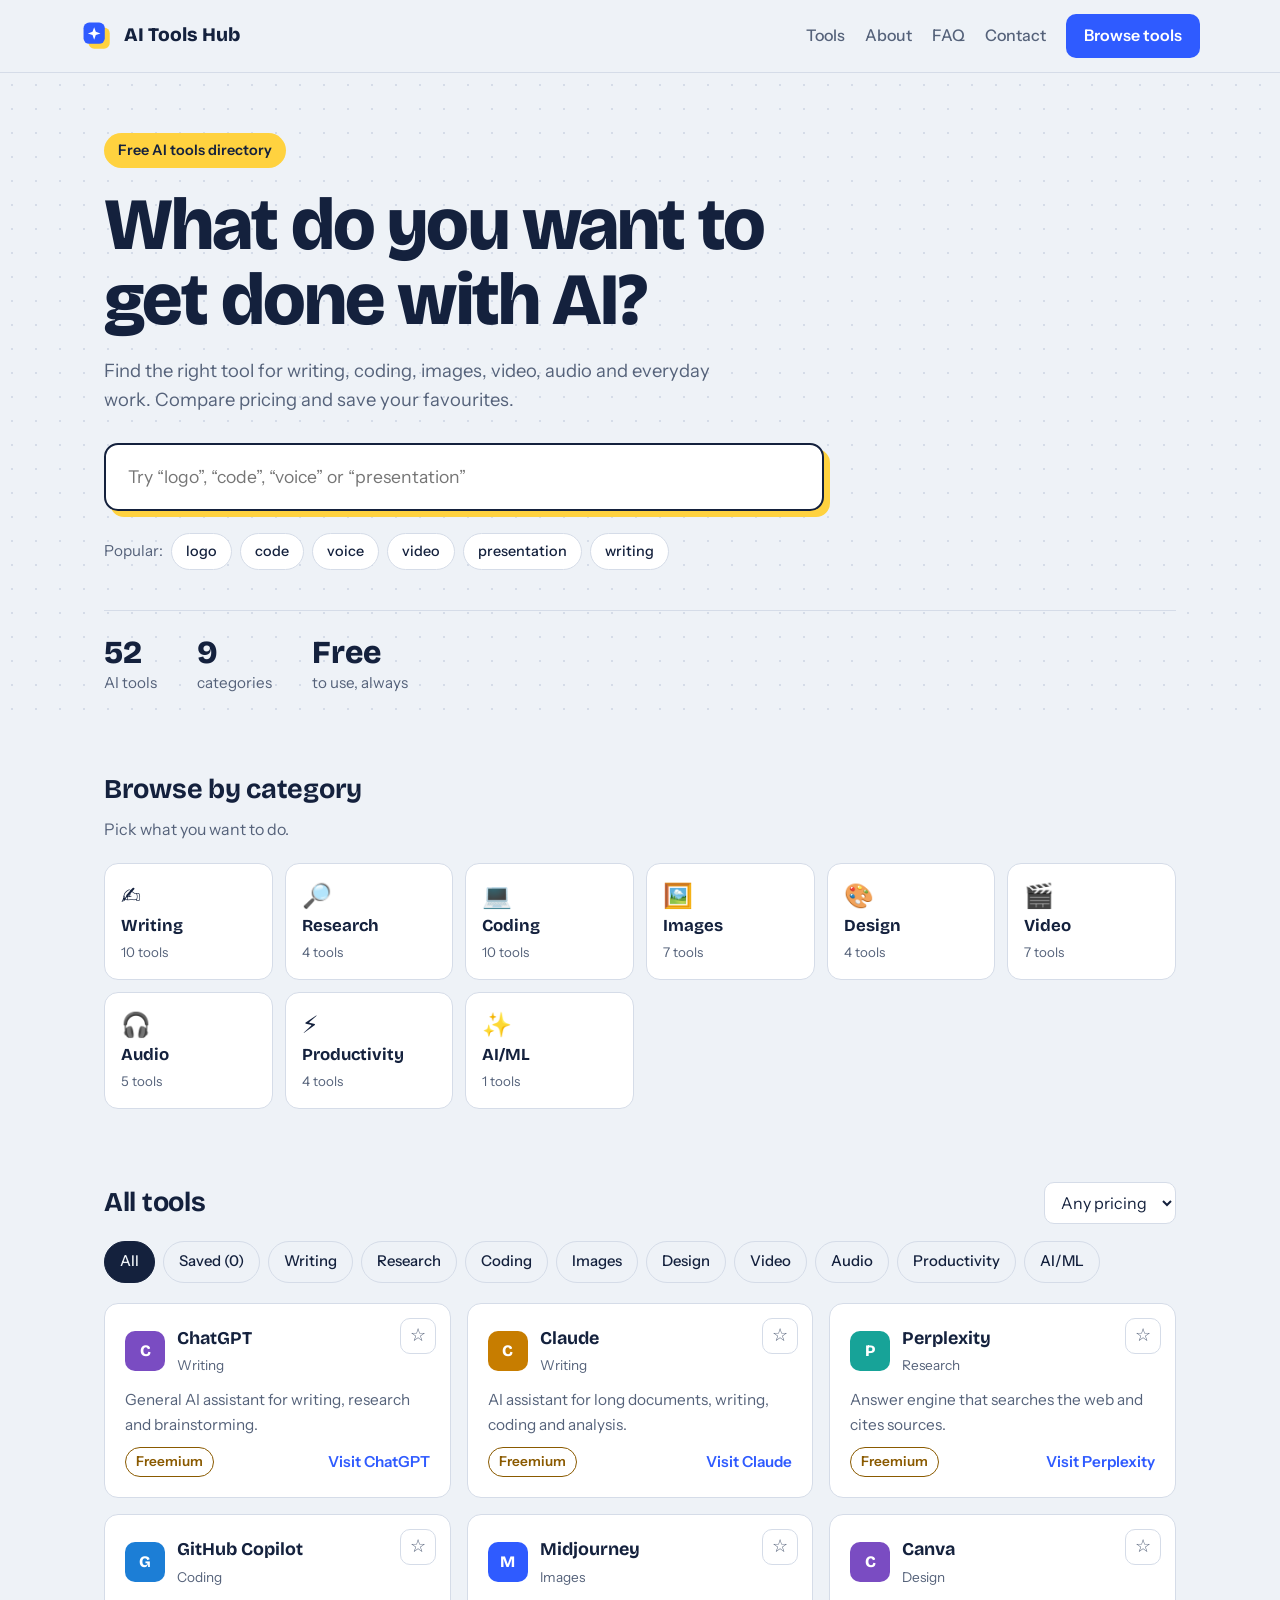
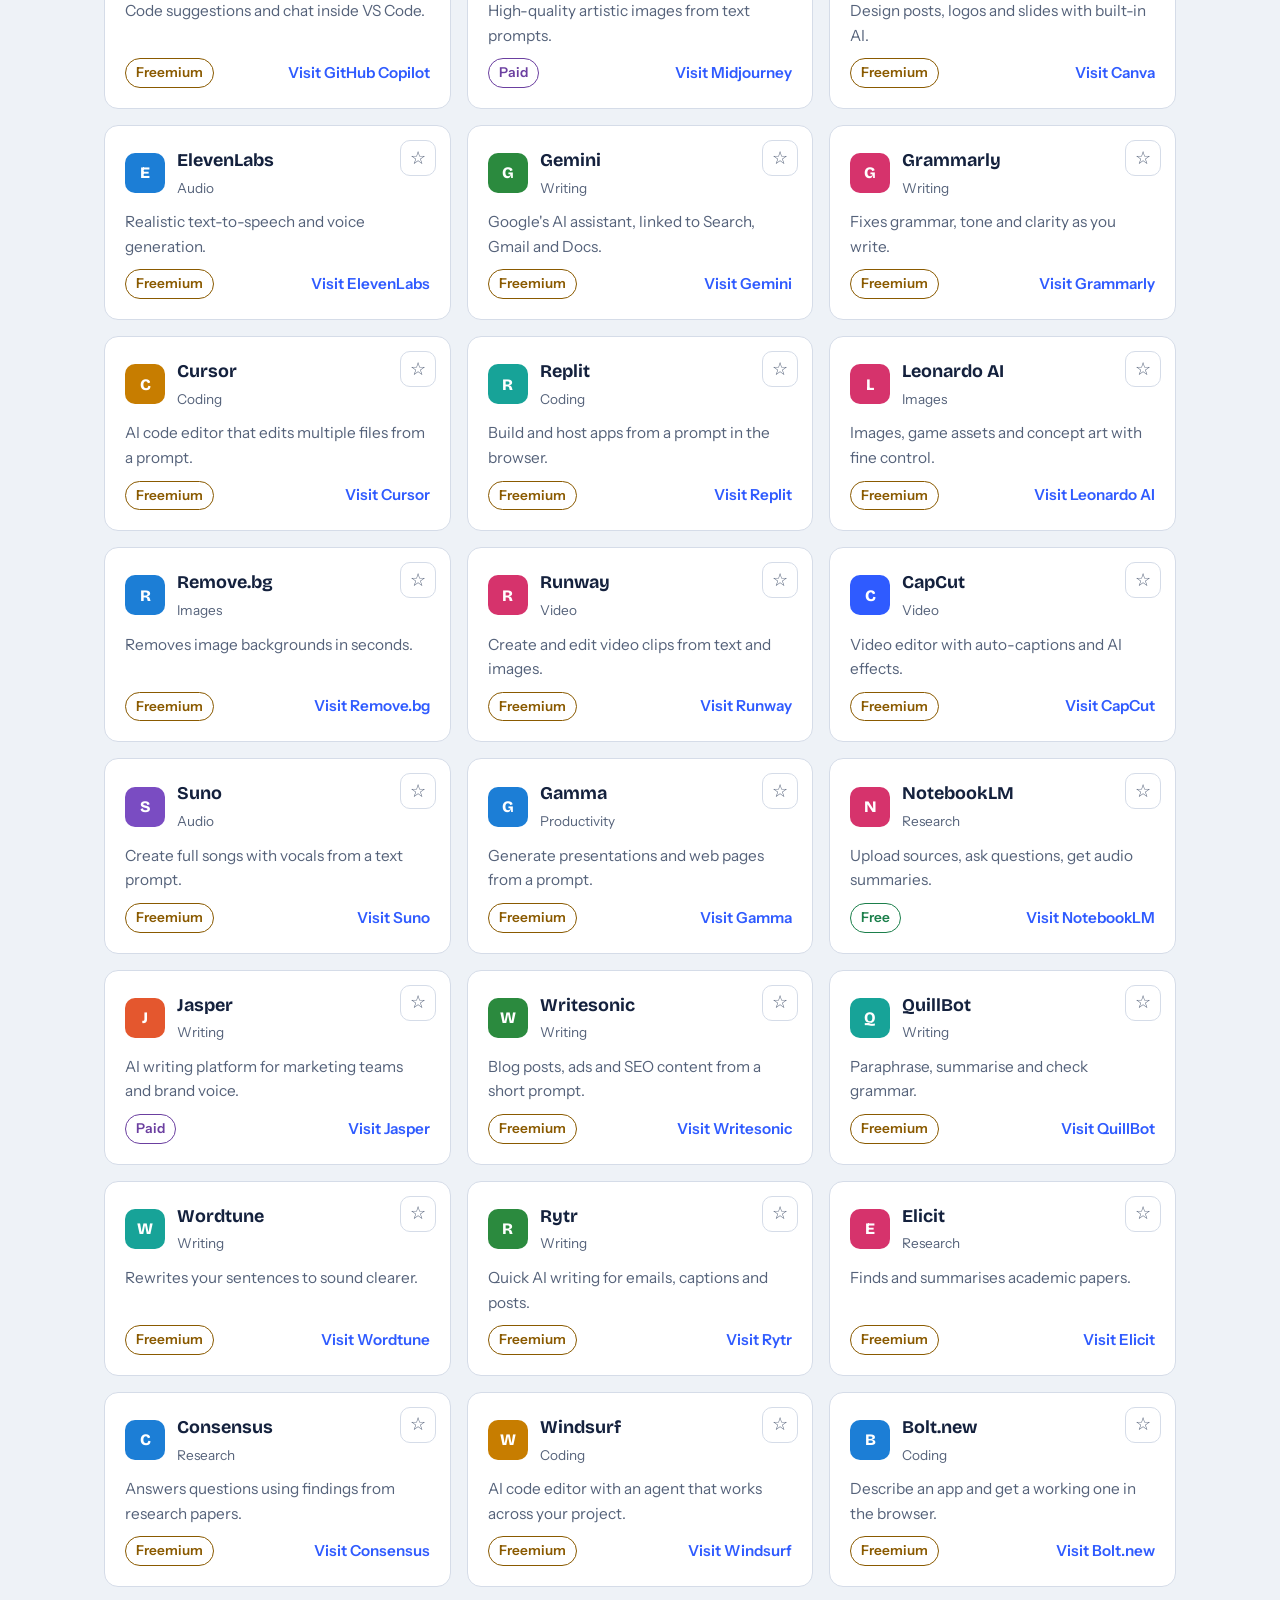
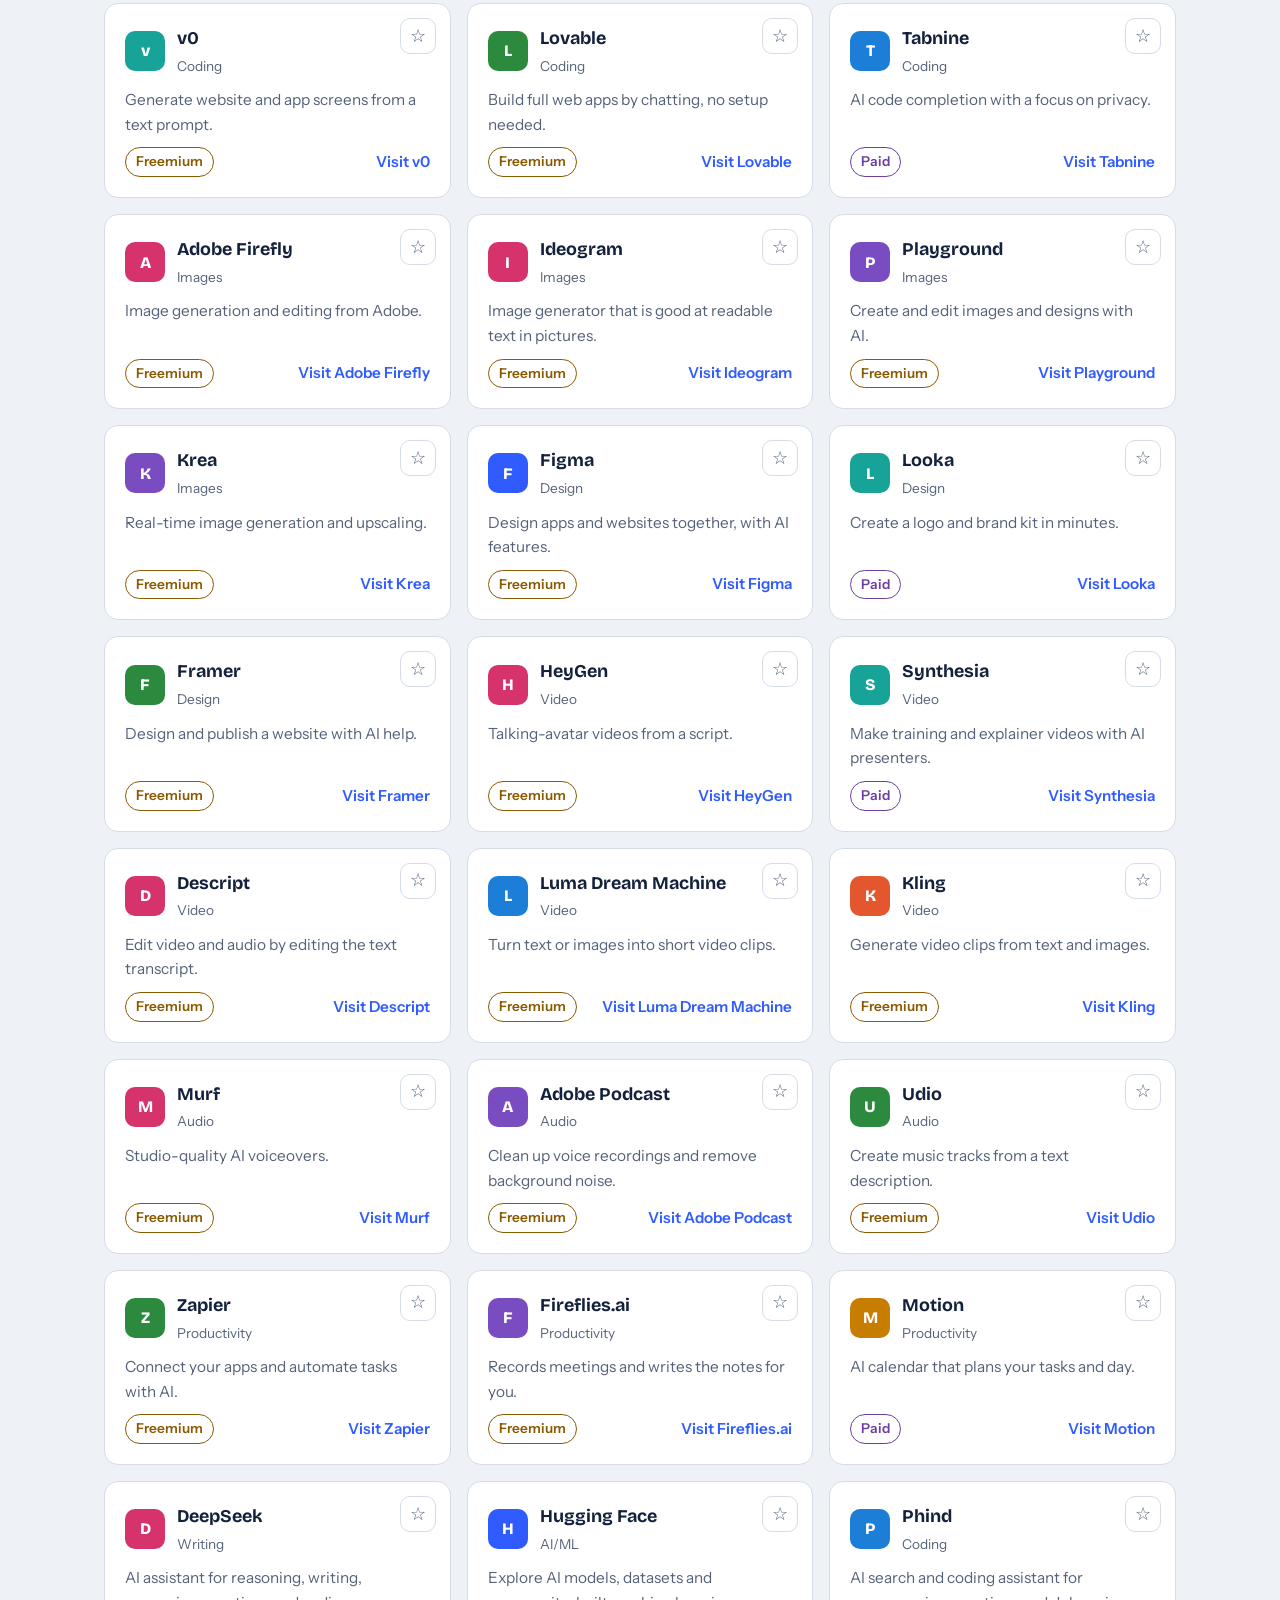
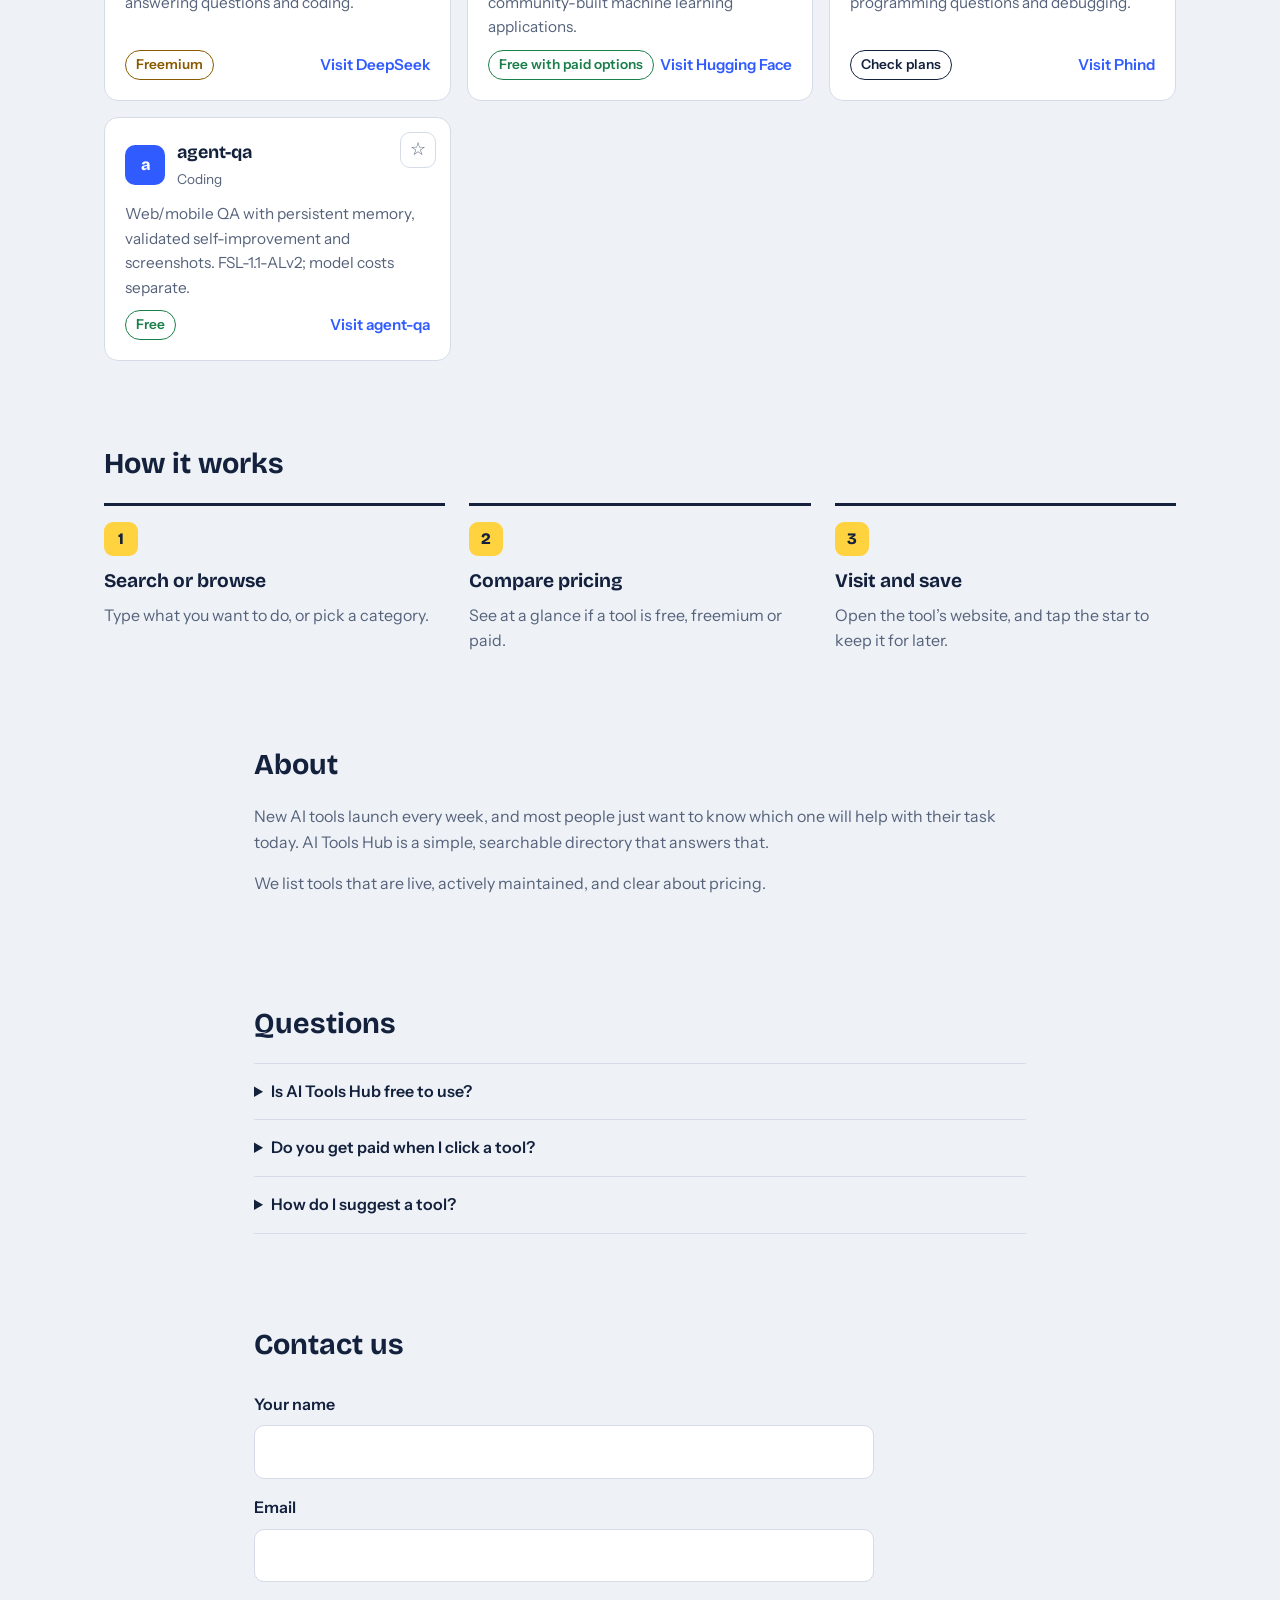
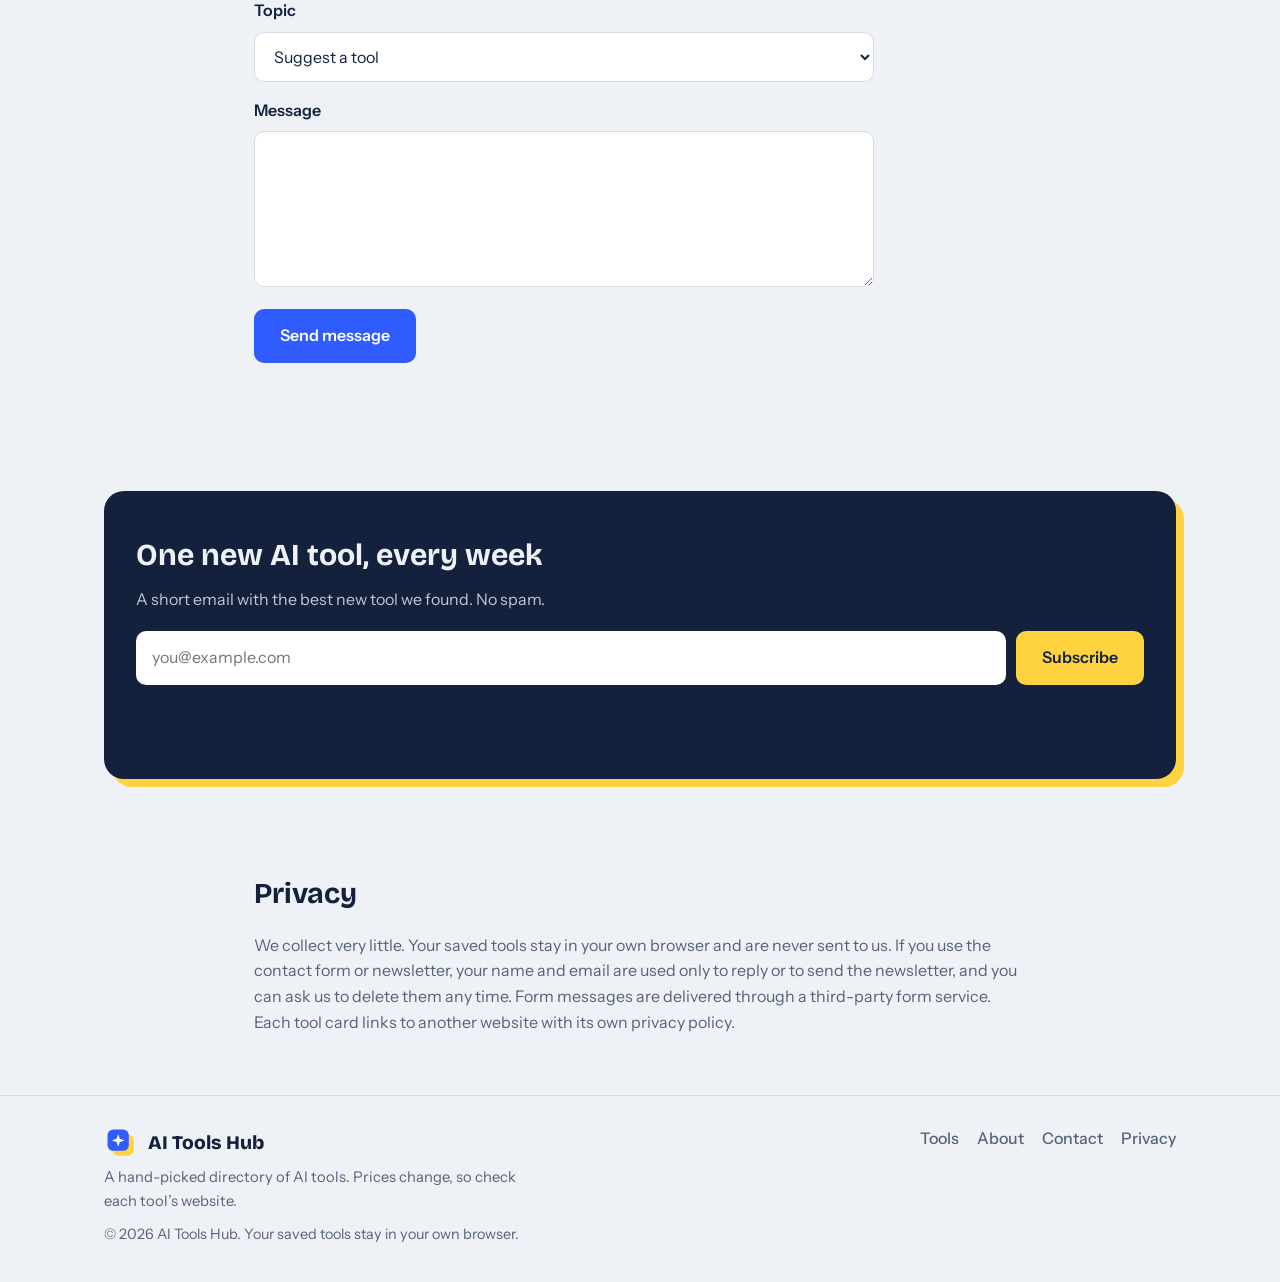
<file: AI-Tools-Hub/index.html>
<!DOCTYPE html>
<html lang="en">

<head>
    <meta charset="UTF-8">
    <meta name="viewport" content="width=device-width,initial-scale=1">
    <title>AI Tools Hub – Find the right AI tool in seconds</title>
    <meta name="description"
        content="A hand-picked directory of AI tools for writing, coding, images, video, audio and productivity. Search, filter by price and save your favourites.">
    <meta name="theme-color" content="#2f5bff">
    <meta property="og:title" content="AI Tools Hub – Find the right AI tool in seconds">
    <meta property="og:description"
        content="Hand-picked AI tools for writing, coding, images, video, audio and productivity.">
    <meta property="og:type" content="website">
    <meta name="twitter:card" content="summary">
    <link rel="icon"
        href="data:image/svg+xml,%3Csvg xmlns='http://www.w3.org/2000/svg' viewBox='0 0 48 48'%3E%3Crect x='12' y='12' width='30' height='30' rx='8' fill='%23FFD23F'/%3E%3Crect x='5' y='5' width='30' height='30' rx='8' fill='%232F5BFF'/%3E%3Cpath d='M20 11.5l2.3 6.6 6.6 2.3-6.6 2.3L20 29.3l-2.3-6.6-6.6-2.3 6.6-2.3z' fill='%23fff'/%3E%3C/svg%3E">
    <link
        href="https://fonts.googleapis.com/css2?family=Bricolage+Grotesque:wght@700;800&family=Instrument+Sans:wght@400;500;600&display=swap"
        rel="stylesheet">
    <style>
        :root {
            --bg: #eef2f7;
            --sf: #fff;
            --ink: #14213d;
            --mu: #55627a;
            --ln: #d5dce8;
            --ac: #2f5bff;
            --aci: #fff;
            --mk: #ffd23f;
            --h: "Bricolage Grotesque", "Segoe UI", system-ui, sans-serif;
            --b: "Instrument Sans", "Segoe UI", system-ui, sans-serif
        }

        @media(prefers-color-scheme:dark) {
            :root {
                --bg: #0f1626;
                --sf: #18223a;
                --ink: #eef2fb;
                --mu: #a5b0c8;
                --ln: #2b3858;
                --ac: #7c97ff;
                --aci: #0f1626
            }
        }

        * {
            box-sizing: border-box
        }

        html {
            scroll-behavior: smooth;
            scroll-padding-top: 84px
        }

        body {
            margin: 0;
            background: var(--bg);
            color: var(--ink);
            font-family: var(--b);
            line-height: 1.6
        }

        a {
            color: var(--ac)
        }

        .sr {
            position: absolute;
            width: 1px;
            height: 1px;
            overflow: hidden;
            clip: rect(0 0 0 0)
        }

        :focus-visible {
            outline: 3px solid var(--ac);
            outline-offset: 2px
        }

        .top {
            position: sticky;
            top: 0;
            z-index: 100;
            display: flex;
            justify-content: space-between;
            align-items: center;
            padding: 14px max(24px, calc((100% - 1120px)/2));
            background: var(--bg);
            border-bottom: 1.5px solid var(--ln)
        }

        .brand {
            font-family: var(--h);
            font-weight: 800;
            font-size: 1.2rem;
            text-decoration: none;
            color: var(--ink);
            display: flex;
            align-items: center;
            gap: 10px
        }

        .nav {
            display: flex;
            gap: 20px;
            align-items: center
        }

        .nav a {
            text-decoration: none;
            color: var(--mu);
            font-weight: 500
        }

        .nav a:hover {
            color: var(--ink)
        }

        .nav .cta {
            background: var(--ac);
            color: var(--aci);
            padding: 9px 18px;
            border-radius: 10px;
            font-weight: 600
        }

        .mb {
            display: none;
            font: inherit;
            font-weight: 600;
            cursor: pointer;
            background: none;
            color: var(--ink);
            border: 1.5px solid var(--ln);
            padding: 8px 14px;
            border-radius: 10px
        }

        .hero {
            background-image: radial-gradient(var(--ln) 1.2px, transparent 1.2px);
            background-size: 24px 24px
        }

        .hero-in {
            max-width: 1120px;
            margin: 0 auto;
            padding: 60px 24px 36px
        }

        .badge {
            display: inline-block;
            font-weight: 600;
            font-size: .9rem;
            padding: 6px 14px;
            border-radius: 999px;
            background: var(--mk);
            color: #14213d;
            margin-bottom: 20px
        }

        .hero h1 {
            font-family: var(--h);
            font-weight: 800;
            font-size: clamp(2.4rem, 7vw, 4.6rem);
            line-height: 1.02;
            letter-spacing: -.025em;
            margin: 0 0 18px;
            max-width: 15ch
        }

        .lead {
            color: var(--mu);
            font-size: 1.15rem;
            margin: 0 0 28px;
            max-width: 52ch
        }

        .search {
            display: block;
            max-width: 720px
        }

        .search input {
            width: 100%;
            padding: 18px 22px;
            font: inherit;
            font-size: 1.1rem;
            color: var(--ink);
            background: var(--sf);
            border: 2px solid var(--ink);
            border-radius: 14px;
            box-shadow: 6px 6px 0 var(--mk)
        }

        .search input:focus {
            outline: none;
            border-color: var(--ac);
            box-shadow: 6px 6px 0 var(--ac)
        }

        .pop {
            display: flex;
            flex-wrap: wrap;
            align-items: center;
            gap: 8px;
            margin-top: 22px;
            color: var(--mu);
            font-size: .95rem
        }

        .pop button {
            font: inherit;
            font-size: .9rem;
            font-weight: 500;
            cursor: pointer;
            padding: 6px 14px;
            border-radius: 999px;
            background: var(--sf);
            color: var(--ink);
            border: 1.5px solid var(--ln)
        }

        .pop button:hover {
            border-color: var(--ink)
        }

        .stats {
            display: flex;
            flex-wrap: wrap;
            gap: 12px 40px;
            margin-top: 40px;
            padding-top: 24px;
            border-top: 1.5px solid var(--ln)
        }

        .stats b {
            display: block;
            font-family: var(--h);
            font-weight: 800;
            font-size: 2rem;
            line-height: 1.1
        }

        .stats span {
            color: var(--mu);
            font-size: .95rem
        }

        .sec {
            max-width: 1120px;
            margin: 0 auto;
            padding: 36px 24px
        }

        .sec h2 {
            font-family: var(--h);
            font-size: 1.7rem;
            margin: 0 0 6px;
            letter-spacing: -.01em
        }

        .sub {
            color: var(--mu);
            margin: 0 0 20px
        }

        .tiles {
            display: grid;
            grid-template-columns: repeat(auto-fill, minmax(150px, 1fr));
            gap: 12px
        }

        .tile {
            font: inherit;
            text-align: left;
            cursor: pointer;
            background: var(--sf);
            color: var(--ink);
            border: 1.5px solid var(--ln);
            border-radius: 14px;
            padding: 16px;
            display: flex;
            flex-direction: column;
            gap: 2px
        }

        .tile:hover {
            border-color: var(--ink);
            transform: translate(-2px, -2px);
            box-shadow: 4px 4px 0 var(--mk)
        }

        .ti {
            font-size: 1.5rem;
            line-height: 1.3
        }

        .tile b {
            font-family: var(--h);
            font-size: 1.05rem
        }

        .tile small {
            color: var(--mu)
        }

        .filters {
            display: flex;
            flex-wrap: wrap;
            gap: 8px;
            margin-bottom: 20px
        }

        .chip {
            font: inherit;
            font-weight: 500;
            font-size: .93rem;
            cursor: pointer;
            padding: 8px 15px;
            border-radius: 999px;
            background: none;
            color: var(--ink);
            border: 1.5px solid var(--ln)
        }

        .chip[aria-pressed=true] {
            background: var(--ink);
            color: var(--bg);
            border-color: var(--ink)
        }

        .head {
            display: flex;
            justify-content: space-between;
            align-items: center;
            gap: 12px;
            flex-wrap: wrap;
            margin-bottom: 16px
        }

        .head h2 {
            margin: 0
        }

        select {
            font: inherit;
            padding: 9px 12px;
            border-radius: 10px;
            background: var(--sf);
            color: var(--ink);
            border: 1.5px solid var(--ln)
        }

        .grid {
            display: grid;
            grid-template-columns: repeat(auto-fill, minmax(260px, 1fr));
            gap: 16px
        }

        .card {
            position: relative;
            background: var(--sf);
            border: 1.5px solid var(--ln);
            border-radius: 14px;
            padding: 20px;
            display: flex;
            flex-direction: column;
            gap: 10px
        }

        .card:hover {
            border-color: var(--ink);
            transform: translate(-2px, -2px);
            box-shadow: 5px 5px 0 var(--mk)
        }

        .ct {
            display: flex;
            align-items: center;
            gap: 12px;
            padding-right: 38px
        }

        .lg {
            width: 40px;
            height: 40px;
            border-radius: 10px;
            flex: none;
            display: grid;
            place-items: center;
            color: #fff;
            font-family: var(--h);
            font-weight: 800
        }

        .card h3 {
            font-family: var(--h);
            font-size: 1.12rem;
            margin: 0
        }

        .cat {
            font-size: .85rem;
            color: var(--mu)
        }

        .card p {
            margin: 0;
            color: var(--mu);
            font-size: .96rem;
            flex: 1
        }

        .cf {
            display: flex;
            justify-content: space-between;
            align-items: center
        }

        .pr {
            font-size: .85rem;
            font-weight: 600;
            padding: 3px 10px;
            border-radius: 999px;
            border: 1.5px solid currentColor
        }

        .Free {
            color: #1b7f4b
        }

        .Freemium {
            color: #8a5a00
        }

        .Paid {
            color: #6b3fa0
        }

        @media(prefers-color-scheme:dark) {
            .Free {
                color: #5fd39a
            }

            .Freemium {
                color: #f0c36a
            }

            .Paid {
                color: #c3a2f0
            }
        }

        .visit {
            font-weight: 600;
            font-size: .95rem;
            text-decoration: none
        }

        .visit::after {
            content: "";
            position: absolute;
            inset: 0;
            border-radius: 14px
        }

        .save {
            position: absolute;
            top: 14px;
            right: 14px;
            z-index: 2;
            width: 36px;
            height: 36px;
            cursor: pointer;
            background: none;
            border: 1.5px solid var(--ln);
            border-radius: 10px;
            color: var(--mu);
            font-size: 1.1rem
        }

        .save[aria-pressed=true] {
            background: var(--mk);
            border-color: var(--mk);
            color: #14213d
        }

        .empty {
            text-align: center;
            color: var(--mu);
            padding: 44px 0
        }

        .blk {
            max-width: 820px;
            margin: 0 auto;
            padding: 44px 24px
        }

        .blk h2 {
            font-family: var(--h);
            font-size: 1.8rem;
            margin: 0 0 16px
        }

        .blk p,
        .blk li {
            color: var(--mu)
        }

        .steps {
            max-width: 1120px
        }

        .stp {
            display: grid;
            grid-template-columns: repeat(auto-fit, minmax(240px, 1fr));
            gap: 24px
        }

        .stp article {
            border-top: 3px solid var(--ink);
            padding-top: 16px
        }

        .num {
            display: inline-grid;
            place-items: center;
            width: 34px;
            height: 34px;
            border-radius: 9px;
            background: var(--mk);
            color: #14213d;
            font-family: var(--h);
            font-weight: 800;
            margin-bottom: 10px
        }

        .stp h3 {
            font-family: var(--h);
            margin: 0 0 6px;
            font-size: 1.2rem
        }

        .stp p {
            margin: 0
        }

        details {
            border-top: 1.5px solid var(--ln);
            padding: 15px 0
        }

        details:last-of-type {
            border-bottom: 1.5px solid var(--ln)
        }

        summary {
            cursor: pointer;
            font-weight: 600
        }

        details p {
            margin: 10px 0 0
        }

        .form {
            display: flex;
            flex-direction: column;
            gap: 8px;
            max-width: 620px
        }

        .form label {
            font-weight: 600;
            margin-top: 8px
        }

        .form input,
        .form select,
        .form textarea {
            font: inherit;
            padding: 13px 15px;
            border-radius: 10px;
            border: 1.5px solid var(--ln);
            background: var(--sf);
            color: var(--ink);
            width: 100%
        }

        .btn {
            font: inherit;
            font-weight: 600;
            cursor: pointer;
            padding: 14px 26px;
            border: 0;
            border-radius: 10px;
            background: var(--ac);
            color: var(--aci)
        }

        .form .btn {
            margin-top: 14px;
            align-self: flex-start
        }

        .msg {
            color: #1b7f4b;
            font-weight: 500;
            min-height: 1.5em
        }

        .news {
            max-width: 1072px;
            margin: 20px auto 48px;
            padding: 40px 32px;
            background: var(--ink);
            color: var(--bg);
            border-radius: 20px;
            box-shadow: 8px 8px 0 var(--mk)
        }

        .news h2 {
            font-family: var(--h);
            font-size: 1.9rem;
            margin: 0 0 8px
        }

        .news p {
            margin: 0 0 18px;
            opacity: .8
        }

        .inl {
            display: flex;
            flex-wrap: wrap;
            gap: 10px
        }

        .inl input {
            flex: 1 1 220px;
            padding: 14px 16px;
            font: inherit;
            border-radius: 10px;
            border: 0;
            background: var(--sf);
            color: var(--ink)
        }

        .inl .btn {
            background: var(--mk);
            color: #14213d
        }

        .news .msg {
            color: var(--mk);
            margin-top: 12px
        }

        .foot {
            border-top: 1.5px solid var(--ln)
        }

        .fi {
            max-width: 1120px;
            margin: 0 auto;
            padding: 30px 24px 10px;
            display: flex;
            flex-wrap: wrap;
            justify-content: space-between;
            gap: 18px
        }

        .fi p {
            margin: 6px 0 0;
            color: var(--mu);
            font-size: .92rem;
            max-width: 44ch
        }

        .fi nav {
            display: flex;
            gap: 18px;
            flex-wrap: wrap
        }

        .fi nav a {
            color: var(--mu);
            text-decoration: none;
            font-weight: 500
        }

        .cp {
            max-width: 1120px;
            margin: 0 auto;
            padding: 0 24px 36px;
            color: var(--mu);
            font-size: .9rem
        }

        .up {
            position: fixed;
            right: 18px;
            bottom: 18px;
            z-index: 90;
            width: 46px;
            height: 46px;
            border-radius: 50%;
            border: 0;
            cursor: pointer;
            background: var(--ac);
            color: var(--aci);
            font-size: 1.3rem;
            box-shadow: 0 4px 14px rgba(0, 0, 0, .25);
            display: none
        }

        .up.show {
            display: block
        }

        @media(max-width:720px) {
            .mb {
                display: block
            }

            .nav {
                display: none;
                position: absolute;
                top: 100%;
                left: 24px;
                right: 24px;
                z-index: 20;
                flex-direction: column;
                align-items: stretch;
                gap: 4px;
                padding: 14px;
                background: var(--sf);
                border: 1.5px solid var(--ln);
                border-radius: 14px
            }

            .nav.open {
                display: flex
            }

            .nav a {
                padding: 10px 8px
            }

            .nav .cta {
                text-align: center
            }

            .hero-in {
                padding-top: 36px
            }

            .news {
                margin-left: 16px;
                margin-right: 16px;
                padding: 28px 22px
            }
        }

        @media(prefers-reduced-motion:reduce) {
            html {
                scroll-behavior: auto
            }

            .tile:hover,
            .card:hover {
                transform: none
            }
        }
    </style>
</head>

<body>

    <header class="top">
        <a class="brand" href="#top"><span class="lgo"></span>AI Tools Hub</a>
        <button class="mb" id="mb" aria-expanded="false" aria-controls="nav">Menu</button>
        <nav class="nav" id="nav" aria-label="Main">
            <a href="#tools">Tools</a><a href="#about">About</a><a href="#faq">FAQ</a><a href="#contact">Contact</a>
            <a class="cta" href="#tools">Browse tools</a>
        </nav>
    </header>

    <main id="top">
        <section class="hero">
            <div class="hero-in">
                <span class="badge">Free AI tools directory</span>
                <h1>What do you want to get done with AI?</h1>
                <p class="lead">Find the right tool for writing, coding, images, video, audio and everyday work. Compare
                    pricing and save your favourites.</p>
                <label class="search" for="q"><span class="sr">Search tools</span>
                    <input id="q" type="search" placeholder="Try “logo”, “code”, “voice” or “presentation”"
                        autocomplete="off">
                </label>
                <div class="pop" id="pop"><span>Popular:</span></div>
                <div class="stats">
                    <div><b id="sTools">0</b><span>AI tools</span></div>
                    <div><b id="sCats">0</b><span>categories</span></div>
                    <div><b>Free</b><span>to use, always</span></div>
                </div>
            </div>
        </section>

        <section class="sec">
            <h2>Browse by category</h2>
            <p class="sub">Pick what you want to do.</p>
            <div class="tiles" id="tiles"></div>
        </section>

        <section id="tools" class="sec">
            <div class="head">
                <h2 id="rt">All tools</h2>
                <div>
                    <label for="price" class="sr">Pricing</label>
                    <select id="price">
                        <option value="all">Any pricing</option>
                        <option>Free</option>
                        <option>Freemium</option>
                        <option>Paid</option>
                    </select>
                </div>
            </div>
            <div class="filters" id="filters" role="group" aria-label="Filter by category"></div>
            <div id="grid" class="grid" aria-live="polite"></div>
            <p id="empty" class="empty" hidden></p>
        </section>
        <section class="blk steps">
            <h2>How it works</h2>
            <div class="stp">
                <article><span class="num">1</span>
                    <h3>Search or browse</h3>
                    <p>Type what you want to do, or pick a category.</p>
                </article>
                <article><span class="num">2</span>
                    <h3>Compare pricing</h3>
                    <p>See at a glance if a tool is free, freemium or paid.</p>
                </article>
                <article><span class="num">3</span>
                    <h3>Visit and save</h3>
                    <p>Open the tool’s website, and tap the star to keep it for later.</p>
                </article>
            </div>
        </section>

        <section class="blk" id="about">
            <h2>About</h2>
            <p>New AI tools launch every week, and most people just want to know which one will help with their task
                today. AI Tools Hub is a simple, searchable directory that answers that.</p>
            <p>We list tools that are live, actively maintained, and clear about pricing.</p>
        </section>

        <section class="blk" id="faq">
            <h2>Questions</h2>
            <details>
                <summary>Is AI Tools Hub free to use?</summary>
                <p>Yes. Searching, filtering and saving tools costs nothing.</p>
            </details>
            <details>
                <summary>Do you get paid when I click a tool?</summary>
                <p>Links go straight to each tool’s own website.</p>
            </details>
            <details>
                <summary>How do I suggest a tool?</summary>
                <p>Use the <a href="#contact">contact form</a> and send the name and link.</p>
            </details>
        </section>

        <section class="blk" id="contact">
            <h2>Contact us</h2>
            <form id="cf" class="form">
                <label for="cn">Your name</label><input id="cn" required>
                <label for="ce">Email</label><input id="ce" type="email" required>
                <label for="ct">Topic</label>
                <select id="ct">
                    <option>Suggest a tool</option>
                    <option>Report a problem</option>
                    <option>Something else</option>
                </select>
                <label for="cm">Message</label><textarea id="cm" rows="5" required></textarea>
                <button class="btn" type="submit">Send message</button>
                <p id="cmsg" class="msg" role="status"></p>
            </form>
        </section>

        <section class="news">
            <h2>One new AI tool, every week</h2>
            <p>A short email with the best new tool we found. No spam.</p>
            <form id="nf" class="inl">
                <label class="sr" for="ne">Email</label>
                <input id="ne" type="email" placeholder="you@example.com" required>
                <button class="btn" type="submit">Subscribe</button>
            </form>
            <p id="nmsg" class="msg" role="status"></p>
        </section>
        <section class="blk" id="privacy">
            <h2>Privacy</h2>
            <p>We collect very little. Your saved tools stay in your own browser and are never sent to us. If you use
                the contact form or newsletter, your name and email are used only to reply or to send the newsletter,
                and you can ask us to delete them any time. Form messages are delivered through a third-party form
                service. Each tool card links to another website with its own privacy policy.</p>
        </section>
    </main>

    <footer class="foot">
        <div class="fi">
            <div>
                <a class="brand" href="#top"><span class="lgo"></span>AI Tools Hub</a>
                <p>A hand-picked directory of AI tools. Prices change, so check each tool’s website.</p>
            </div>
            <nav aria-label="Footer"><a href="#tools">Tools</a><a href="#about">About</a><a
                    href="#contact">Contact</a><a href="#privacy">Privacy</a></nav>
        </div>
        <p class="cp">© <span id="yr"></span> AI Tools Hub. Your saved tools stay in your own browser.</p>
    </footer>

    <button class="up" id="up" aria-label="Back to top">↑</button>

    <script>
        var EMAIL = "aftabahmad100526@gmail.com";

        var TOOLS = [
            {n: "ChatGPT", c: "Writing", p: "Freemium", f: 1, u: "https://chatgpt.com", d: "General AI assistant for writing, research and brainstorming."},
            {n: "Claude", c: "Writing", p: "Freemium", f: 1, u: "https://claude.ai", d: "AI assistant for long documents, writing, coding and analysis."},
            {n: "Gemini", c: "Writing", p: "Freemium", u: "https://gemini.google.com", d: "Google's AI assistant, linked to Search, Gmail and Docs."},
            {n: "Perplexity", c: "Research", p: "Freemium", f: 1, u: "https://www.perplexity.ai", d: "Answer engine that searches the web and cites sources."},
            {n: "Grammarly", c: "Writing", p: "Freemium", u: "https://www.grammarly.com", d: "Fixes grammar, tone and clarity as you write."},
            {n: "GitHub Copilot", c: "Coding", p: "Freemium", f: 1, u: "https://github.com/features/copilot", d: "Code suggestions and chat inside VS Code."},
            {n: "Cursor", c: "Coding", p: "Freemium", u: "https://cursor.com", d: "AI code editor that edits multiple files from a prompt."},
            {n: "Replit", c: "Coding", p: "Freemium", u: "https://replit.com", d: "Build and host apps from a prompt in the browser."},
            {n: "Midjourney", c: "Images", p: "Paid", f: 1, u: "https://www.midjourney.com", d: "High-quality artistic images from text prompts."},
            {n: "Leonardo AI", c: "Images", p: "Freemium", u: "https://leonardo.ai", d: "Images, game assets and concept art with fine control."},
            {n: "Canva", c: "Design", p: "Freemium", f: 1, u: "https://www.canva.com", d: "Design posts, logos and slides with built-in AI."},
            {n: "Remove.bg", c: "Images", p: "Freemium", u: "https://www.remove.bg", d: "Removes image backgrounds in seconds."},
            {n: "Runway", c: "Video", p: "Freemium", u: "https://runwayml.com", d: "Create and edit video clips from text and images."},
            {n: "CapCut", c: "Video", p: "Freemium", u: "https://www.capcut.com", d: "Video editor with auto-captions and AI effects."},
            {n: "ElevenLabs", c: "Audio", p: "Freemium", f: 1, u: "https://elevenlabs.io", d: "Realistic text-to-speech and voice generation."},
            {n: "Suno", c: "Audio", p: "Freemium", u: "https://suno.com", d: "Create full songs with vocals from a text prompt."},
            {n: "Gamma", c: "Productivity", p: "Freemium", u: "https://gamma.app", d: "Generate presentations and web pages from a prompt."},
            {n: "NotebookLM", c: "Research", p: "Free", u: "https://notebooklm.google", d: "Upload sources, ask questions, get audio summaries."},
            {n: "Jasper", c: "Writing", p: "Paid", u: "https://www.jasper.ai", d: "AI writing platform for marketing teams and brand voice."},
            {n: "Writesonic", c: "Writing", p: "Freemium", u: "https://writesonic.com", d: "Blog posts, ads and SEO content from a short prompt."},
            {n: "QuillBot", c: "Writing", p: "Freemium", u: "https://quillbot.com", d: "Paraphrase, summarise and check grammar."},
            {n: "Wordtune", c: "Writing", p: "Freemium", u: "https://www.wordtune.com", d: "Rewrites your sentences to sound clearer."},
            {n: "Rytr", c: "Writing", p: "Freemium", u: "https://rytr.me", d: "Quick AI writing for emails, captions and posts."},
            {n: "Elicit", c: "Research", p: "Freemium", u: "https://elicit.com", d: "Finds and summarises academic papers."},
            {n: "Consensus", c: "Research", p: "Freemium", u: "https://consensus.app", d: "Answers questions using findings from research papers."},
            {n: "Windsurf", c: "Coding", p: "Freemium", u: "https://windsurf.com", d: "AI code editor with an agent that works across your project."},
            {n: "Bolt.new", c: "Coding", p: "Freemium", u: "https://bolt.new", d: "Describe an app and get a working one in the browser."},
            {n: "v0", c: "Coding", p: "Freemium", u: "https://v0.dev", d: "Generate website and app screens from a text prompt."},
            {n: "Lovable", c: "Coding", p: "Freemium", u: "https://lovable.dev", d: "Build full web apps by chatting, no setup needed."},
            {n: "Tabnine", c: "Coding", p: "Paid", u: "https://www.tabnine.com", d: "AI code completion with a focus on privacy."},
            {n: "Adobe Firefly", c: "Images", p: "Freemium", u: "https://firefly.adobe.com", d: "Image generation and editing from Adobe."},
            {n: "Ideogram", c: "Images", p: "Freemium", u: "https://ideogram.ai", d: "Image generator that is good at readable text in pictures."},
            {n: "Playground", c: "Images", p: "Freemium", u: "https://playground.com", d: "Create and edit images and designs with AI."},
            {n: "Krea", c: "Images", p: "Freemium", u: "https://www.krea.ai", d: "Real-time image generation and upscaling."},
            {n: "Figma", c: "Design", p: "Freemium", u: "https://www.figma.com", d: "Design apps and websites together, with AI features."},
            {n: "Looka", c: "Design", p: "Paid", u: "https://looka.com", d: "Create a logo and brand kit in minutes."},
            {n: "Framer", c: "Design", p: "Freemium", u: "https://www.framer.com", d: "Design and publish a website with AI help."},
            {n: "HeyGen", c: "Video", p: "Freemium", u: "https://www.heygen.com", d: "Talking-avatar videos from a script."},
            {n: "Synthesia", c: "Video", p: "Paid", u: "https://www.synthesia.io", d: "Make training and explainer videos with AI presenters."},
            {n: "Descript", c: "Video", p: "Freemium", u: "https://www.descript.com", d: "Edit video and audio by editing the text transcript."},
            {n: "Luma Dream Machine", c: "Video", p: "Freemium", u: "https://lumalabs.ai", d: "Turn text or images into short video clips."},
            {n: "Kling", c: "Video", p: "Freemium", u: "https://klingai.com", d: "Generate video clips from text and images."},
            {n: "Murf", c: "Audio", p: "Freemium", u: "https://murf.ai", d: "Studio-quality AI voiceovers."},
            {n: "Adobe Podcast", c: "Audio", p: "Freemium", u: "https://podcast.adobe.com", d: "Clean up voice recordings and remove background noise."},
            {n: "Udio", c: "Audio", p: "Freemium", u: "https://www.udio.com", d: "Create music tracks from a text description."},
            {n: "Zapier", c: "Productivity", p: "Freemium", u: "https://zapier.com", d: "Connect your apps and automate tasks with AI."},
            {n: "Fireflies.ai", c: "Productivity", p: "Freemium", u: "https://fireflies.ai", d: "Records meetings and writes the notes for you."},
            {n: "Motion", c: "Productivity", p: "Paid", u: "https://www.usemotion.com", d: "AI calendar that plans your tasks and day."},
            {n: "DeepSeek", c: "Writing", p: "Freemium", u: "https://chat.deepseek.com/", d: "AI assistant for reasoning, writing, answering questions and coding."},
            {n: "Hugging Face", c: "AI/ML", p: "Free with paid options", u: "https://huggingface.co/", d: "Explore AI models, datasets and community-built machine learning applications."},
            {n: "Phind", c: "Coding", p: "Check plans", u: "https://www.phind.com/", d: "AI search and coding assistant for programming questions and debugging."},
            {n: "agent-qa", c: "Coding", p: "Free", u: "https://vostride.com", d: "Web/mobile QA with persistent memory, validated self-improvement and screenshots. FSL-1.1-ALv2; model costs separate."},
        ];

        var COLORS = ["#2f5bff", "#e4572e", "#17a398", "#7a4cc2", "#d6336c", "#2b8a3e", "#c77d00", "#1c7ed6"];
        var ICON = {Writing: "✍️", Research: "🔎", Coding: "💻", Images: "🖼️", Design: "🎨", Video: "🎬", Audio: "🎧", Productivity: "⚡"};
        var POPULAR = ["logo", "code", "voice", "video", "presentation", "writing"];
        function $(id) {return document.getElementById(id)}
        function esc(s) {return String(s).replace(/[&<>"']/g, function (c) {return {"&": "&amp;", "<": "&lt;", ">": "&gt;", '"': "&quot;", "'": "&#39;"}[c]})}

        // Logo (built in, no image file needed)
        var LOGO = '<svg xmlns="http://www.w3.org/2000/svg" viewBox="0 0 48 48" width="34" height="34" aria-hidden="true"><rect x="12" y="12" width="30" height="30" rx="8" fill="#FFD23F"/><rect x="5" y="5" width="30" height="30" rx="8" fill="#2F5BFF"/><path d="M20 11.5l2.3 6.6 6.6 2.3-6.6 2.3L20 29.3l-2.3-6.6-6.6-2.3 6.6-2.3z" fill="#fff"/></svg>';
        document.querySelectorAll(".lgo").forEach(function (e) {e.innerHTML = LOGO; e.style.display = "flex"});
        $("yr").textContent = new Date().getFullYear();

        var CATS = TOOLS.map(function (t) {return t.c}).filter(function (c, i, a) {return a.indexOf(c) === i});
        $("sTools").textContent = TOOLS.length;
        $("sCats").textContent = CATS.length;

        // Mobile menu
        $("mb").onclick = function () {var o = $("nav").classList.toggle("open"); this.setAttribute("aria-expanded", o)};
        $("nav").onclick = function (e) {if (e.target.tagName === "A") {$("nav").classList.remove("open")} };

        // Saved tools (stored in the visitor's browser)
        function load() {try {return JSON.parse(localStorage.getItem("saved") || "[]")} catch (e) {return []} }
        function store(l) {try {localStorage.setItem("saved", JSON.stringify(l))} catch (e) { } }
        var saved = load(), cat = "All";

        function color(n) {var h = 0; for (var i = 0; i < n.length; i++)h = (h * 31 + n.charCodeAt(i)) >>> 0; return COLORS[h % COLORS.length]}
        function toTools() {$("tools").scrollIntoView({behavior: "smooth"})}
        function setCat(c) {cat = c; filters(); render()}

        // Category tiles
        $("tiles").innerHTML = CATS.map(function (c) {
            var n = TOOLS.filter(function (t) {return t.c === c}).length;
            return '<button class="tile" type="button" data-c="' + esc(c) + '"><span class="ti" aria-hidden="true">' + (ICON[c] || "✨") + '</span><b>' + esc(c) + '</b><small>' + n + ' tools</small></button>';
        }).join("");
        $("tiles").onclick = function (e) {
            var t = e.target.closest(".tile"); if (!t) return;
            $("q").value = ""; setCat(t.getAttribute("data-c")); toTools();
        };

        // Popular searches
        POPULAR.forEach(function (w) {
            var b = document.createElement("button");
            b.type = "button"; b.textContent = w;
            b.onclick = function () {$("q").value = w; cat = "All"; filters(); render(); toTools()};
            $("pop").appendChild(b);
        });

        function filters() {
            var cats = ["All", "Saved"].concat(CATS);
            $("filters").innerHTML = "";
            cats.forEach(function (c) {
                var b = document.createElement("button");
                b.className = "chip"; b.type = "button";
                b.textContent = c === "Saved" ? "Saved (" + saved.length + ")" : c;
                b.setAttribute("aria-pressed", c === cat);
                b.onclick = function () {setCat(c)};
                $("filters").appendChild(b);
            });
        }

        function render() {
            var q = $("q").value.trim().toLowerCase(), pr = $("price").value;
            var list = TOOLS.filter(function (t) {
                var okC = cat === "All" || (cat === "Saved" ? saved.indexOf(t.n) > -1 : t.c === cat);
                var okP = pr === "all" || t.p === pr;
                var okQ = !q || (t.n + " " + t.c + " " + t.d).toLowerCase().indexOf(q) > -1;
                return okC && okP && okQ;
            }).sort(function (a, b) {return (b.f ? 1 : 0) - (a.f ? 1 : 0)});

            $("grid").innerHTML = list.map(function (t) {
                var s = saved.indexOf(t.n) > -1;
                return '<article class="card">' +
                    '<button class="save" type="button" data-n="' + esc(t.n) + '" aria-pressed="' + s + '" aria-label="' + (s ? "Remove " : "Save ") + esc(t.n) + '">' + (s ? "★" : "☆") + '</button>' +
                    '<div class="ct"><div class="lg" style="background:' + color(t.n) + '" aria-hidden="true">' + esc(t.n[0]) + '</div>' +
                    '<div><h3>' + esc(t.n) + '</h3><span class="cat">' + esc(t.c) + '</span></div></div>' +
                    '<p>' + esc(t.d) + '</p>' +
                    '<div class="cf"><span class="pr ' + t.p + '">' + t.p + '</span>' +
                    '<a class="visit" href="' + esc(t.u) + '" target="_blank" rel="noopener noreferrer">Visit ' + esc(t.n) + '</a></div></article>';
            }).join("");

            $("empty").hidden = list.length > 0;
            $("empty").textContent = (cat === "Saved" && !q) ? "Nothing saved yet. Tap the star on a tool to keep it here." : "No tools match that search. Try a different word or clear the filters.";
            $("rt").textContent = q ? list.length + " result" + (list.length === 1 ? "" : "s") + " for “" + $("q").value.trim() + "”" : (cat === "All" ? "All tools" : cat === "Saved" ? "Your saved tools" : cat);
        }

        $("grid").onclick = function (e) {
            var b = e.target.closest(".save"); if (!b) return;
            var n = b.getAttribute("data-n"), i = saved.indexOf(n);
            if (i > -1) saved.splice(i, 1); else saved.push(n);
            store(saved); filters(); render();
        };
        $("q").oninput = render;
        $("price").onchange = render;

        // Forms: send to your email (works once the site is online)
        function sendForm(data, done) {
            fetch("https://formsubmit.co/ajax/" + EMAIL, {
                method: "POST",
                headers: {"Content-Type": "application/json", "Accept": "application/json"},
                body: JSON.stringify(data)
            }).then(function (r) {return r.json()}).then(function () {done(true)}).catch(function () {done(false)});
        }
        $("nf").onsubmit = function (e) {
            e.preventDefault();
            var f = this;
            sendForm({_subject: "New subscriber – AI Tools Hub", email: $("ne").value}, function (ok) {
                $("nmsg").textContent = ok ? "You're in. Watch your inbox for the next tool." : "Something went wrong. Please try again.";
                if (ok) f.reset();
            });
        };
        $("cf").onsubmit = function (e) {
            e.preventDefault();
            var f = this;
            sendForm({_subject: $("ct").value + " – AI Tools Hub", name: $("cn").value, email: $("ce").value, message: $("cm").value}, function (ok) {
                $("cmsg").textContent = ok ? "Thanks! Your message was sent." : "Could not send. Please try again.";
                if (ok) f.reset();
            });
        };

        // Back to top
        window.addEventListener("scroll", function () {$("up").classList.toggle("show", window.scrollY > 600)});
        $("up").onclick = function () {window.scrollTo({top: 0, behavior: "smooth"})};

        filters(); render();
    </script>
</body>

</html>
</file>
